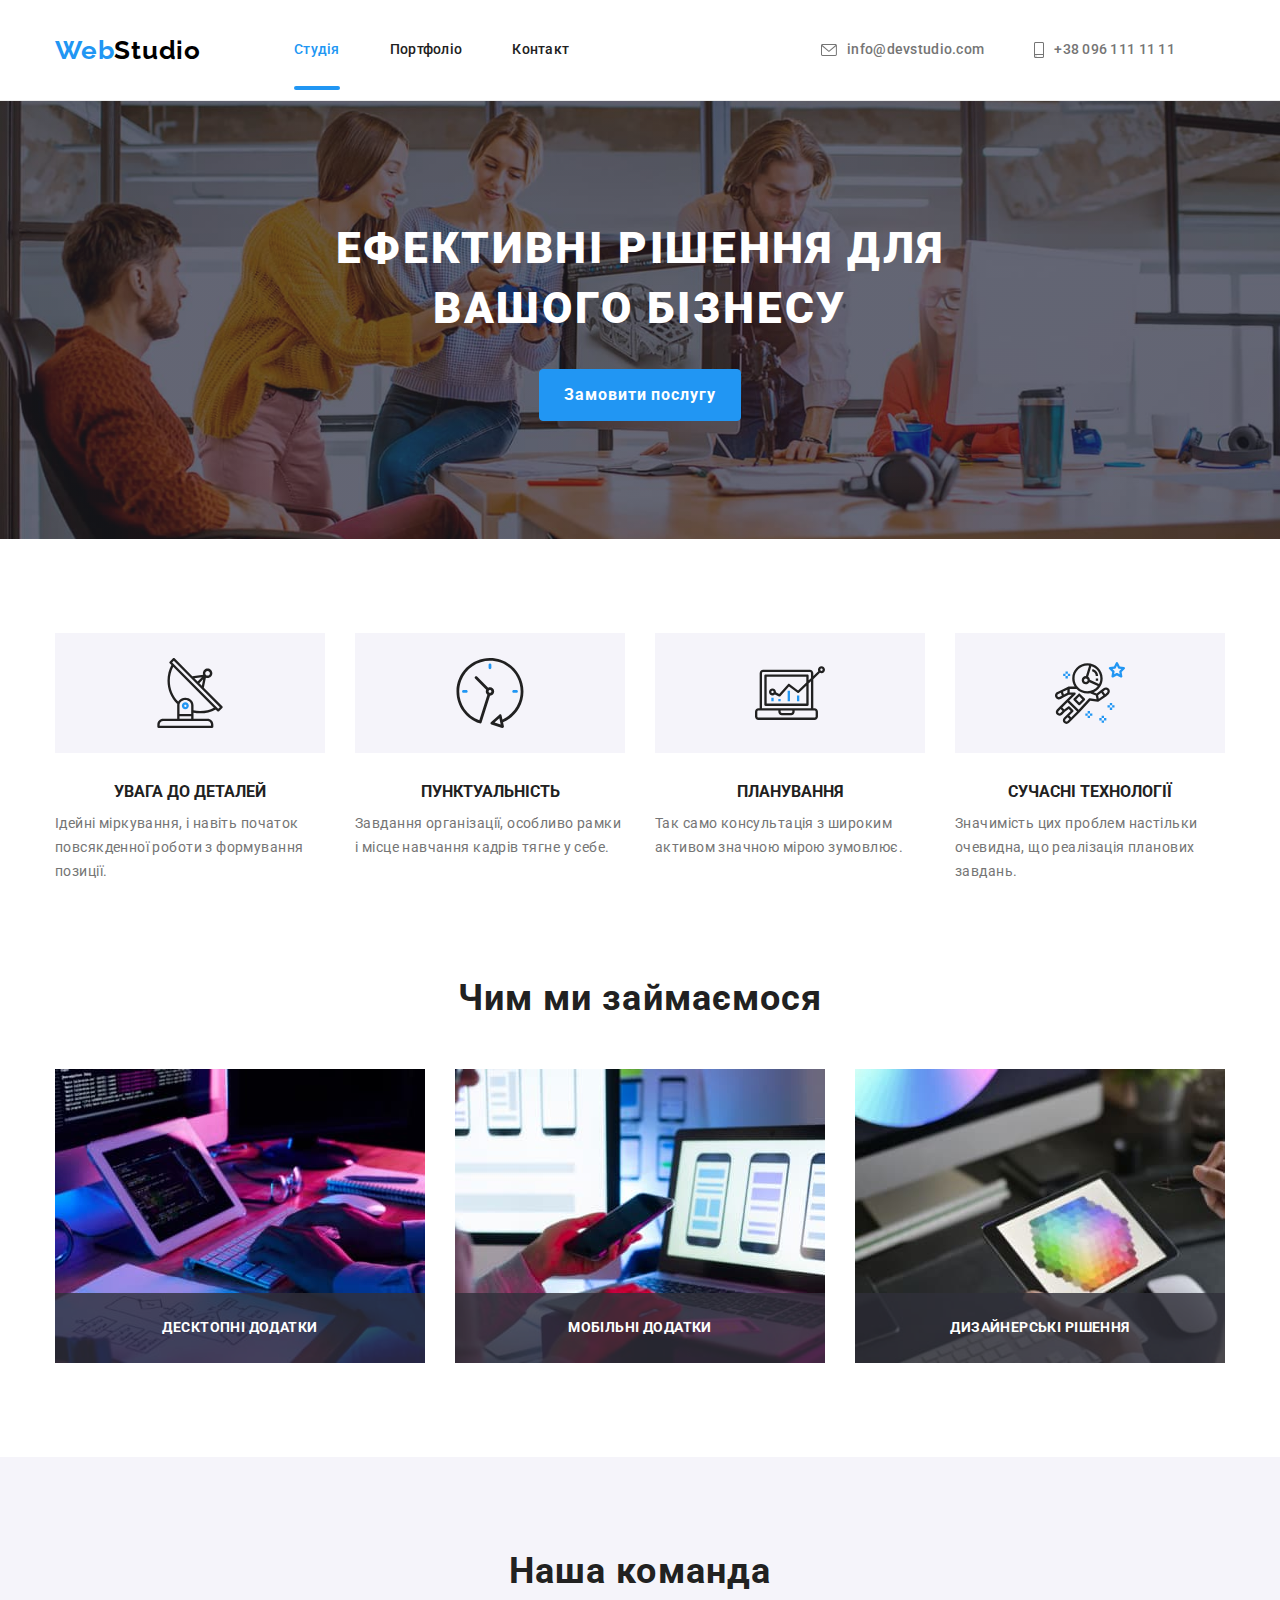
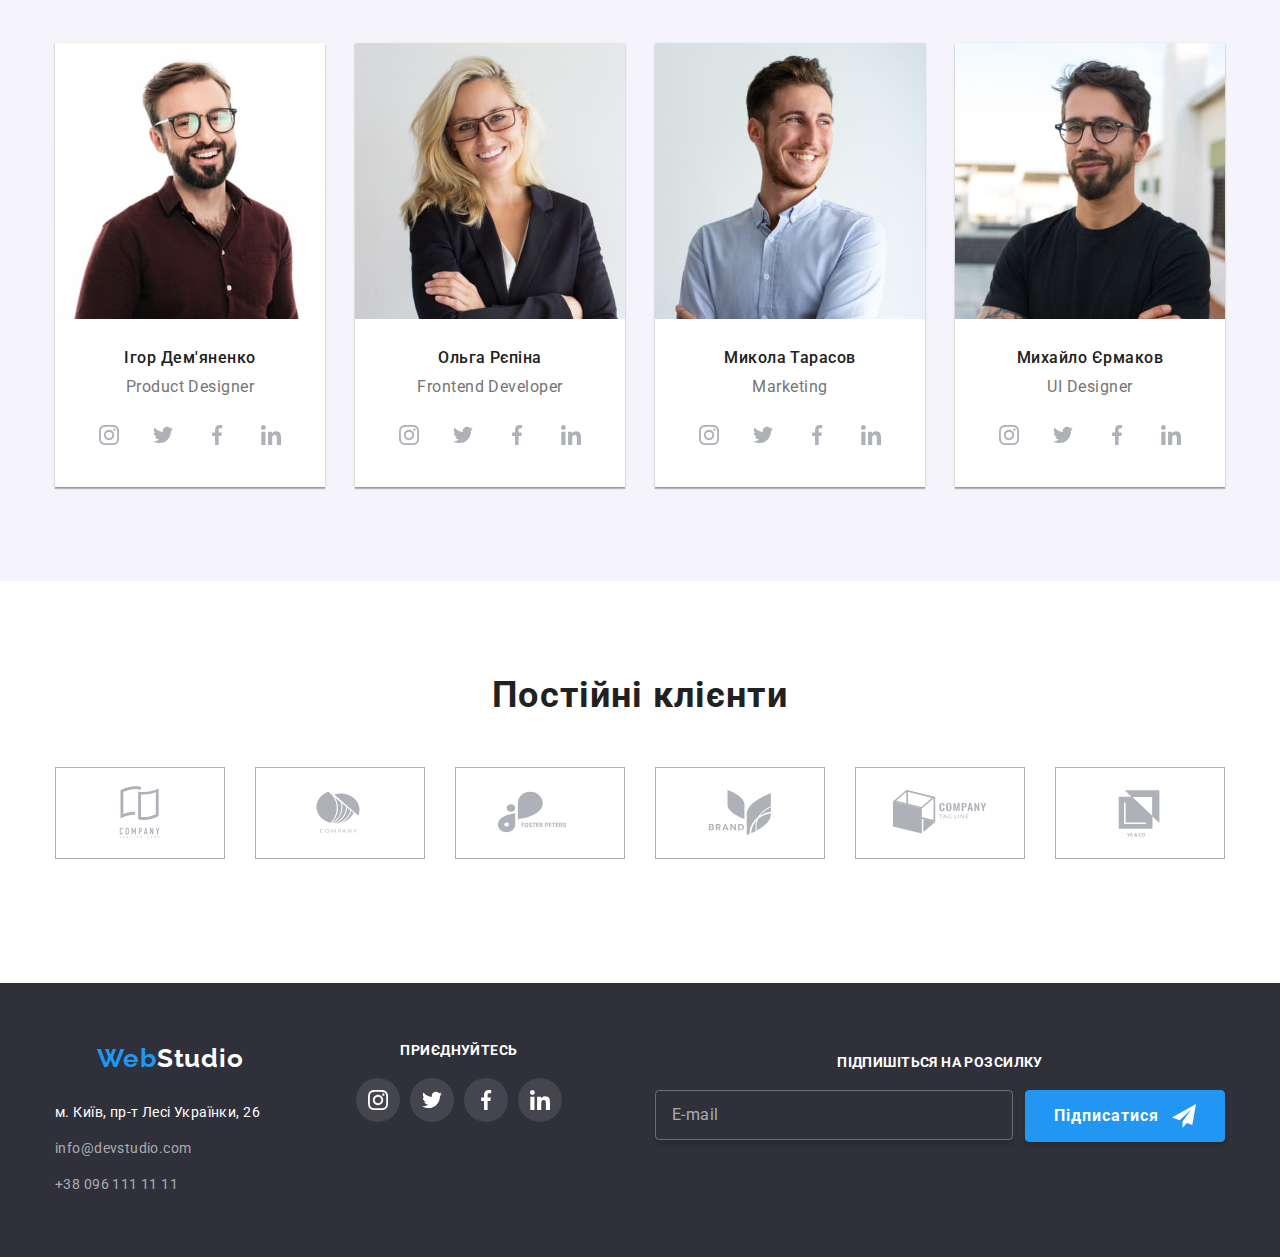
<file: index.html>
<!DOCTYPE html>
<html lang="uk">
  <head>
    <meta charset="UTF-8">
    <meta http-equiv="X-UA-Compatible" content="IE=edge">
    <meta name="viewport" content="width=device-width, initial-scale=1.0">
    <title>Document</title>
    <link rel="stylesheet" href="https://cdnjs.cloudflare.com/ajax/libs/modern-normalize/1.1.0/modern-normalize.min.css">
    <link href="https://fonts.googleapis.com/css2?family=Raleway:wght@700&family=Roboto:wght@400;500;700;900&display=swap" rel="stylesheet">
    <link rel="stylesheet" href="./css/main.min.css">
  </head>
  <body>
    <header class="header">
      <div class="container header__container header-page">
        <nav class="navigation">
          <a class="logo header__logo" href="">Web<span class="header__logo-span">Studio</span></a>
          <ul class="nav-list list">
            <li class="head-item"><a class="nav-list__item link current" href="">Студія</a></li>
            <li class="head-item"><a class="nav-list__item link" href="./portfolio.html">Портфоліо</a></li>
            <li class="head-item"><a class="nav-list__item link" href="">Контакт</a></li>
          </ul>
        </nav>
        <button type="button" class="mobile-menu-btn js-open-menu" aria-expanded="false" aria-controls="mobile-menu">
          <svg class="mobile-menu-btn__icon" width="40" height="40">
            <use href="./images/svg/sprite.svg#icon-menu"></use>
          </svg>
        </button>
  
        <!--Contacts-->
        <ul class="list contact-list">
          <li class="head-item">
            <a class="contact-mail link" href="mailto:info@devstudio.com">
              <svg class="contact-list-icon envelope" width="16" height="12">
                <use href="./images/svg/sprite.svg#icon-envelope"></use>
              </svg>
              info@devstudio.com</a>
          </li>
          <li class="head-item">
            <a class="contact-number link" href="tel:+380961111111">
              <svg class="contact-list-icon smartphone" width="10" height="16">
                <use href="./images/svg/sprite.svg#icon-smartphone"></use>
              </svg>
              +38 096 111 11 11</a>
          </li>
        </ul>
      </div>

          <!-- mobile menu -->
    <div class="mobile-menu js-menu" id="mobile-menu">
      <div class="container mobile-menu__container">
        <button class="mobile-menu__close-btn js-close-menu">
          <svg class="mobile-menu__close-icon" width="40" height="40">
            <use href="./images/svg/sprite.svg#mobile-close-icon"></use>
          </svg>
        </button>
  
        <ul class="mobile-list list">
          <li class="mobile-list__item"><a class="mobile-list__item-link link" href="">Студія</a></li>
          <li class="mobile-list__item"><a class="mobile-list__item-link link" href="./portfolio.html">Портфоліо</a></li>
          <li class="mobile-list__item"><a class="mobile-list__item-link link" href="">Контакт</a></li>
        </ul>
  
        <ul class="mobile-contact-list list">
          <li class="mobile-contact-list__phone">
            <a class="mobile-contact-list__link link" href="tel:+380961111111">+38 096 111 11 11</a>
          </li>
          <li class="mobile-contact-list__mail">
            <a class="mobile-contact-list__link link" href="mailto:info@devstudio.com">info@devstudio.com</a>
          </li>
        </ul>
  
        <ul class="mobile-social-list list">
          <li class="mobile-social-list__item"><a class="mobile-social-list__item-link link" href="">Instagram</a></li>
          <li class="mobile-social-list__item"><a class="mobile-social-list__item-link link" href="">Twitter</a></li>
          <li class="mobile-social-list__item"><a class="mobile-social-list__item-link link" href="">Facebook</a></li>
          <li class="mobile-social-list__item"><a class="mobile-social-list__item-link link" href="">LinkedIn</a></li>
        </ul>
      </div>
    </div>
    </header>


    <main>

      <!-- Section 1 -->
      <section class="title">
        <div class="container">
          <h1 class="main-title">Ефективні рішення для вашого бізнесу</h1>
          <button class="button" data-modal-open>Замовити послугу</button>
        </div>
      </section>

      <!--Section 2-->
      <section class="section-advantages">
        <div class="container">
          <ul class="list list-flex section-advantages__list">
            <li class="section-advantages__list-item">
              <h3 class="desc-title section-advantages__desc-title">
                <span class="section-advantages__icon-box">
                  <svg class="section-advantages__icon antenna" width="70" height="70">
                    <use href="./images/svg/sprite.svg#icon-antenna"></use>
                  </svg>
                </span>
                УВАГА ДО ДЕТАЛЕЙ</h3>
              <p class="section-advantages__description">
                Ідейні міркування, і навіть початок повсякденної роботи з формування позиції.
              </p>
            </li>
  
            <li class="section-advantages__list-item">
              <h3 class="desc-title section-advantages__desc-title">
                <span class="section-advantages__icon-box">
                  <svg class="section-advantages__icon clock" width="70" height="70">
                    <use href="./images/svg/sprite.svg#icon-clock"></use>
                  </svg>
                </span>
                ПУНКТУАЛЬНІСТЬ</h3>
              <p class="section-advantages__description">
                Завдання організації, особливо рамки і місце навчання кадрів тягне у себе.
              </p>
            </li>
  
            <li class="section-advantages__list-item">
              <h3 class="desc-title section-advantages__desc-title">
                <span class="section-advantages__icon-box">
                  <svg class="section-advantages__icon diagram" width="70" height="70">
                    <use href="./images/svg/sprite.svg#icon-diagram"></use>
                  </svg>
                </span>
                ПЛАНУВАННЯ</h3>
              <p class="section-advantages__description">
                Так само консультація з широким активом значною мірою зумовлює.
              </p>
            </li>
  
            <li class="section-advantages__list-item">
              <h3 class="desc-title section-advantages__desc-title">
                <span class="section-advantages__icon-box">
                  <svg class="section-advantages__icon astronaut" width="70" height="70">
                    <use href="./images/svg/sprite.svg#icon-astronaut"></use>
                  </svg>
                </span>
                СУЧАСНІ ТЕХНОЛОГІЇ</h3>
              <p class="section-advantages__description">
                Значимість цих проблем настільки очевидна, що реалізація планових завдань.
              </p>
            </li>
          </ul>
        </div>
      </section>

      <!--Section 3-->
      <section class="section section-activities">
        <div class="container">
          <h2 class="section__title">Чим ми займаємося</h2>
          <ul class="list list-flex">
            <li class="section-activities__item">
              <img srcset="./images/act-1.jpg 1x, ./images/act-1@2x.jpg 2x " src="./images/act-1.jpg" width="370" alt="activity photo 1">
              <p class="section-activities__item-title" >Десктопні додатки</p>
            </li>
            <li class="section-activities__item">
              <img srcset="./images/act-2.jpg 1x, ./images/act-2@2x.jpg 2x " src="./images/act-2.jpg" width="370" alt="activity photo 2">
              <p class="section-activities__item-title" >Мобільні додатки</p>
            </li>
            <li class="section-activities__item">
              <img srcset="./images/act-3.jpg 1x, ./images/act-3@2x.jpg 2x " src="./images/act-3.jpg" width="370" alt="activity photo 3">
              <p class="section-activities__item-title" >Дизайнерські рішення</p>
            </li>
          </ul>
        </div>
      </section>

      <!--Section team-->
      <section class="section section-team">
        <div class="container">
          <h2 class="section__title">Наша команда</h2>
          <ul class="section-team__list list list-flex">
            <li class="section-team__list-item">
                <img class="section-team__image" srcset="./images/team-1.jpg 1x, ./images/team-1@2x.jpg 2x" src="./images/team-1.jpg" alt="team member 1">
                <div class="section-team__desc">
                  <h3 class="section-team__name">Ігор Дем'яненко</h3>
                  <p class="section-team__title">Product Designer</p>
                  <ul class="social-list list">
                    <li class="social-list__item">
                      <a class="social-list__link" href="">
                        <svg class="social-list__icon" width="20" height="20">
                          <use href="./images/svg/sprite.svg#icon-instagram"></use>
                        </svg>
                      </a>
                    </li>
                    <li class="social-list__item">
                      <a class="social-list__link" href="">
                        <svg class="social-list__icon" width="20" height="20">
                          <use href="./images/svg/sprite.svg#icon-twitter"></use>
                        </svg>
                      </a>
                    </li>
                    <li class="social-list__item">
                      <a class="social-list__link" href="">
                        <svg class="social-list__icon" width="20" height="20">
                          <use href="./images/svg/sprite.svg#icon-facebook"></use>
                        </svg>
                      </a>
                    </li>
                    <li class="social-list__item">
                      <a class="social-list__link" href="">
                        <svg class="social-list__icon" width="20" height="20">
                          <use href="./images/svg/sprite.svg#icon-linkedin"></use>
                        </svg>
                      </a>
                    </li>
                  </ul>
                </div>
            </li>
  
            <li class="section-team__list-item">
              <img class="section-team__image" srcset="./images/team-2.jpg 1x, ./images/team-2@2x.jpg 2x" src="./images/team-2.jpg" alt="team member 2">
                <div class="section-team__desc">
                  <h3 class="section-team__name">Ольга Рєпіна</h3>
                  <p class="section-team__title">Frontend Developer</p>
                  <ul class="social-list list">
                    <li class="social-list__item">
                      <a class="social-list__link" href="">
                        <svg class="social-list__icon" width="20" height="20">
                          <use href="./images/svg/sprite.svg#icon-instagram"></use>
                        </svg>
                      </a>
                    </li>
                    <li class="social-list__item">
                      <a class="social-list__link" href="">
                        <svg class="social-list__icon" width="20" height="20">
                          <use href="./images/svg/sprite.svg#icon-twitter"></use>
                        </svg>
                      </a>
                    </li>
                    <li class="social-list__item">
                      <a class="social-list__link" href="">
                        <svg class="social-list__icon" width="20" height="20">
                          <use href="./images/svg/sprite.svg#icon-facebook"></use>
                        </svg>
                      </a>
                    </li>
                    <li class="social-list__item">
                      <a class="social-list__link" href="">
                        <svg class="social-list__icon" width="20" height="20">
                          <use href="./images/svg/sprite.svg#icon-linkedin"></use>
                        </svg>
                      </a>
                    </li>
                  </ul>
                </div>
            </li>
  
            <li class="section-team__list-item">
              <img class="section-team__image" srcset="./images/team-3.jpg 1x, ./images/team-3@2x.jpg 2x" src="./images/team-3.jpg" alt="team member 3">
                <div class="section-team__desc">
                  <h3 class="section-team__name">Микола Тарасов</h3>
                  <p class="section-team__title">Marketing</p>
                  <ul class="social-list list">
                    <li class="social-list__item">
                      <a class="social-list__link" href="">
                        <svg class="social-list__icon" width="20" height="20">
                          <use href="./images/svg/sprite.svg#icon-instagram"></use>
                        </svg>
                      </a>
                    </li>
                    <li class="social-list__item">
                      <a class="social-list__link" href="">
                        <svg class="social-list__icon" width="20" height="20">
                          <use href="./images/svg/sprite.svg#icon-twitter"></use>
                        </svg>
                      </a>
                    </li>
                    <li class="social-list__item">
                      <a class="social-list__link" href="">
                        <svg class="social-list__icon" width="20" height="20">
                          <use href="./images/svg/sprite.svg#icon-facebook"></use>
                        </svg>
                      </a>
                    </li>
                    <li class="social-list__item">
                      <a class="social-list__link" href="">
                        <svg class="social-list__icon" width="20" height="20">
                          <use href="./images/svg/sprite.svg#icon-linkedin"></use>
                        </svg>
                      </a>
                    </li>
                  </ul>
                </div>
            </li>
  
            <li class="section-team__list-item">
              <img class="section-team__image" srcset="./images/team-4.jpg 1x, ./images/team-4@2x.jpg 2x" src="./images/team-4.jpg" alt="team member 4">
                <div class="section-team__desc">
                  <h3 class="section-team__name">Михайло Єрмаков</h3>
                  <p class="section-team__title">UI Designer</p>
                  <ul class="social-list list">
                    <li class="social-list__item">
                      <a class="social-list__link" href="">
                        <svg class="social-list__icon" width="20" height="20">
                          <use href="./images/svg/sprite.svg#icon-instagram"></use>
                        </svg>
                      </a>
                    </li>
                    <li class="social-list__item">
                      <a class="social-list__link" href="">
                        <svg class="social-list__icon" width="20" height="20">
                          <use href="./images/svg/sprite.svg#icon-twitter"></use>
                        </svg>
                      </a>
                    </li>
                    <li class="social-list__item">
                      <a class="social-list__link" href="">
                        <svg class="social-list__icon" width="20" height="20">
                          <use href="./images/svg/sprite.svg#icon-facebook"></use>
                        </svg>
                      </a>
                    </li>
                    <li class="social-list__item">
                      <a class="social-list__link" href="">
                        <svg class="social-list__icon" width="20" height="20">
                          <use href="./images/svg/sprite.svg#icon-linkedin"></use>
                        </svg>
                      </a>
                    </li>
                  </ul>
                </div>
            </li>
          </ul>
        </div>
      </section>

      <!--clients-->
      <section class="section section-clients">
        <div class="container">
          <h2 class="section__title clients">Постійні клієнти</h2>
          <ul class="client__list list">
            <li class="client__item">
              <a class="client__link" href="">
                <svg class="client__icon" width="106" height="60">
                  <use href="./images/svg/sprite.svg#icon-client1"></use>
                </svg>
              </a>
            </li>
            <li class="client__item">
              <a class="client__link" href="">
                <svg class="client__icon" width="106" height="60">
                  <use href="./images/svg/sprite.svg#icon-client2"></use>
                </svg>
              </a>
            </li>
            <li class="client__item">
              <a class="client__link" href="">
                <svg class="client__icon" width="106" height="60">
                  <use href="./images/svg/sprite.svg#icon-client3"></use>
                </svg>
              </a>
            </li>
            <li class="client__item">
              <a class="client__link" href="">
                <svg class="client__icon" width="106" height="60">
                  <use href="./images/svg/sprite.svg#icon-client4"></use>
                </svg>
              </a>
            </li>
            <li class="client__item">
              <a class="client__link" href="">
                <svg class="client__icon" width="106" height="60">
                  <use href="./images/svg/sprite.svg#icon-client5"></use>
                </svg>
              </a>
            </li>
            <li class="client__item">
              <a class="client__link" href="">
                <svg class="client__icon" width="106" height="60">
                  <use href="./images/svg/sprite.svg#icon-client6"></use>
                </svg>
              </a>
            </li>
          </ul>
        </div>
      </section>
    </main>

    <footer class="footer">
      <div class="container footer-container">
        <div class="footer__contact-social">
          <div class="footer__contact">
            <a class="logo footer__logo" href="">Web<span class="footer__logo-span">Studio</span></a>
             <address class="contact-box">
              <ul class="list">
                <li class="footer__list-item">
                  <a class="address link" href="https://goo.gl/maps/rPGG4V1VkysSoRD67" target="_blank" rel="noopener noreferrer">м. Київ, пр-т Лесі Українки, 26</a>
                </li>
                <li class="footer__list-item">
                  <a class="footer__mail link" href="mailto:info@devstudio.com">info@devstudio.com</a>
                </li>
                <li>
                  <a class="footer__number link" href="tel:+380961111111">+38 096 111 11 11</a>
                </li>
              </ul>
            </address>
          </div>
            <div class="join">
              <h3 class="desc-title-footer">ПРИЄДНУЙТЕСЬ</h3>
            <ul class="footer__social-list list">
              <li class="footer__social-list-item">
                <a class="footer__social-list-link" href="">
                  <svg class="footer__social-list-icon" width="20" height="20">
                    <use href="./images/svg/sprite.svg#icon-instagram"></use>
                  </svg>
                </a>
              </li>
              <li class="footer__social-list-item">
                <a class="footer__social-list-link" href="">
                  <svg class="footer__social-list-icon" width="20" height="20">
                    <use href="./images/svg/sprite.svg#icon-twitter"></use>
                  </svg>
                </a>
              </li>
              <li class="footer__social-list-item">
                <a class="footer__social-list-link" href="">
                  <svg class="footer__social-list-icon" width="20" height="20">
                    <use href="./images/svg/sprite.svg#icon-facebook"></use>
                  </svg>
                </a>
              </li>
              <li class="footer__social-list-item">
                <a class="footer__social-list-link" href="">
                  <svg class="footer__social-list-icon" width="20" height="20">
                    <use href="./images/svg/sprite.svg#icon-linkedin"></use>
                  </svg>
                </a>
              </li>
            </ul>
            </div>
        </div>
          <form class="subscription">
            <p class="desc-title-footer">ПІДПИШІТЬСЯ НА РОЗСИЛКУ</p>
            <div class="subscription-block">
              <input type="email" class="subscription-email" name="subscription-email" placeholder="E-mail">
              <button type="submit" class="btn-subscription-footer button">Підписатися
              <svg class="subscription-icon-send" width="24" height="24">
                <use href="./images/svg/sprite.svg#icon-send"></use>
              </svg>
            </button>
            </div>
          </form>
      </div>
    </footer>

    <div class="backdrop is-hidden" data-modal>
      <div class="modal">
        <button type="button" class="button-close" data-modal-close>
          <svg class="close" width="18" height="18">
            <use href="./images/svg/sprite.svg#icon-close"></use>
          </svg>
        </button>
        <form class="modal-form">
          <p class="modal-form__field-title">Залиште свої дані ми вам передзвонимо</p>
          <label class="modal-form__field"><span class="modal-form__field-desc">Ім'я</span>
            <span class="modal-form__input-box">
              <input name="user_name" class="modal-form__input" type="text">
              <svg class="modal-form__icon" width="18" height="18">
                <use href="./images/svg/sprite.svg#icon-person-black"></use>
              </svg>
            </span>
          </label>
          <label class="modal-form__field"><span class="modal-form__field-desc">Телефон</span>
            <span class="modal-form__input-box">
              <input name="user_phone" class="modal-form__input" type="tel">
              <svg class="modal-form__icon" width="18" height="18">
                <use href="./images/svg/sprite.svg#icon-phone-black"></use>
              </svg>
            </span>
          </label>
          <label class="modal-form__field"><span class="modal-form__field-desc">Пошта</span>
            <span class="modal-form__input-box">
              <input name="user_email" class="modal-form__input" type="email">
              <svg class="modal-form__icon" width="18" height="18">
                <use href="./images/svg/sprite.svg#icon-email-black"></use>
              </svg>
            </span>
          </label>
          <label class="modal-form__field"><span class="modal-form__field-desc">Коментар</span>
            <textarea class="modal-form__comment" placeholder="Введіть текст"></textarea>
          </label>
          <span class="modal-form__checkbox-wrapper">
            <input name="accept_policy" type="checkbox" class="modal-form__checkbox visually-hidden" required id="policy-checkbox">
            <label for="policy-checkbox" class="modal-form__checkbox-label">Погоджуюся з розсилкою та приймаю<a href="" class="modal-form__checkbox-label-link">Умови договору</a></label>
          </span>
          <button type="submit" class="modal-form__submit button">Відправити</button>
        </form>
      </div>
  </div>

    <script src="./js/mobile-menu.js"></script>
    <script src="./js/modal.js"></script>
  </body>
</html>
</file>
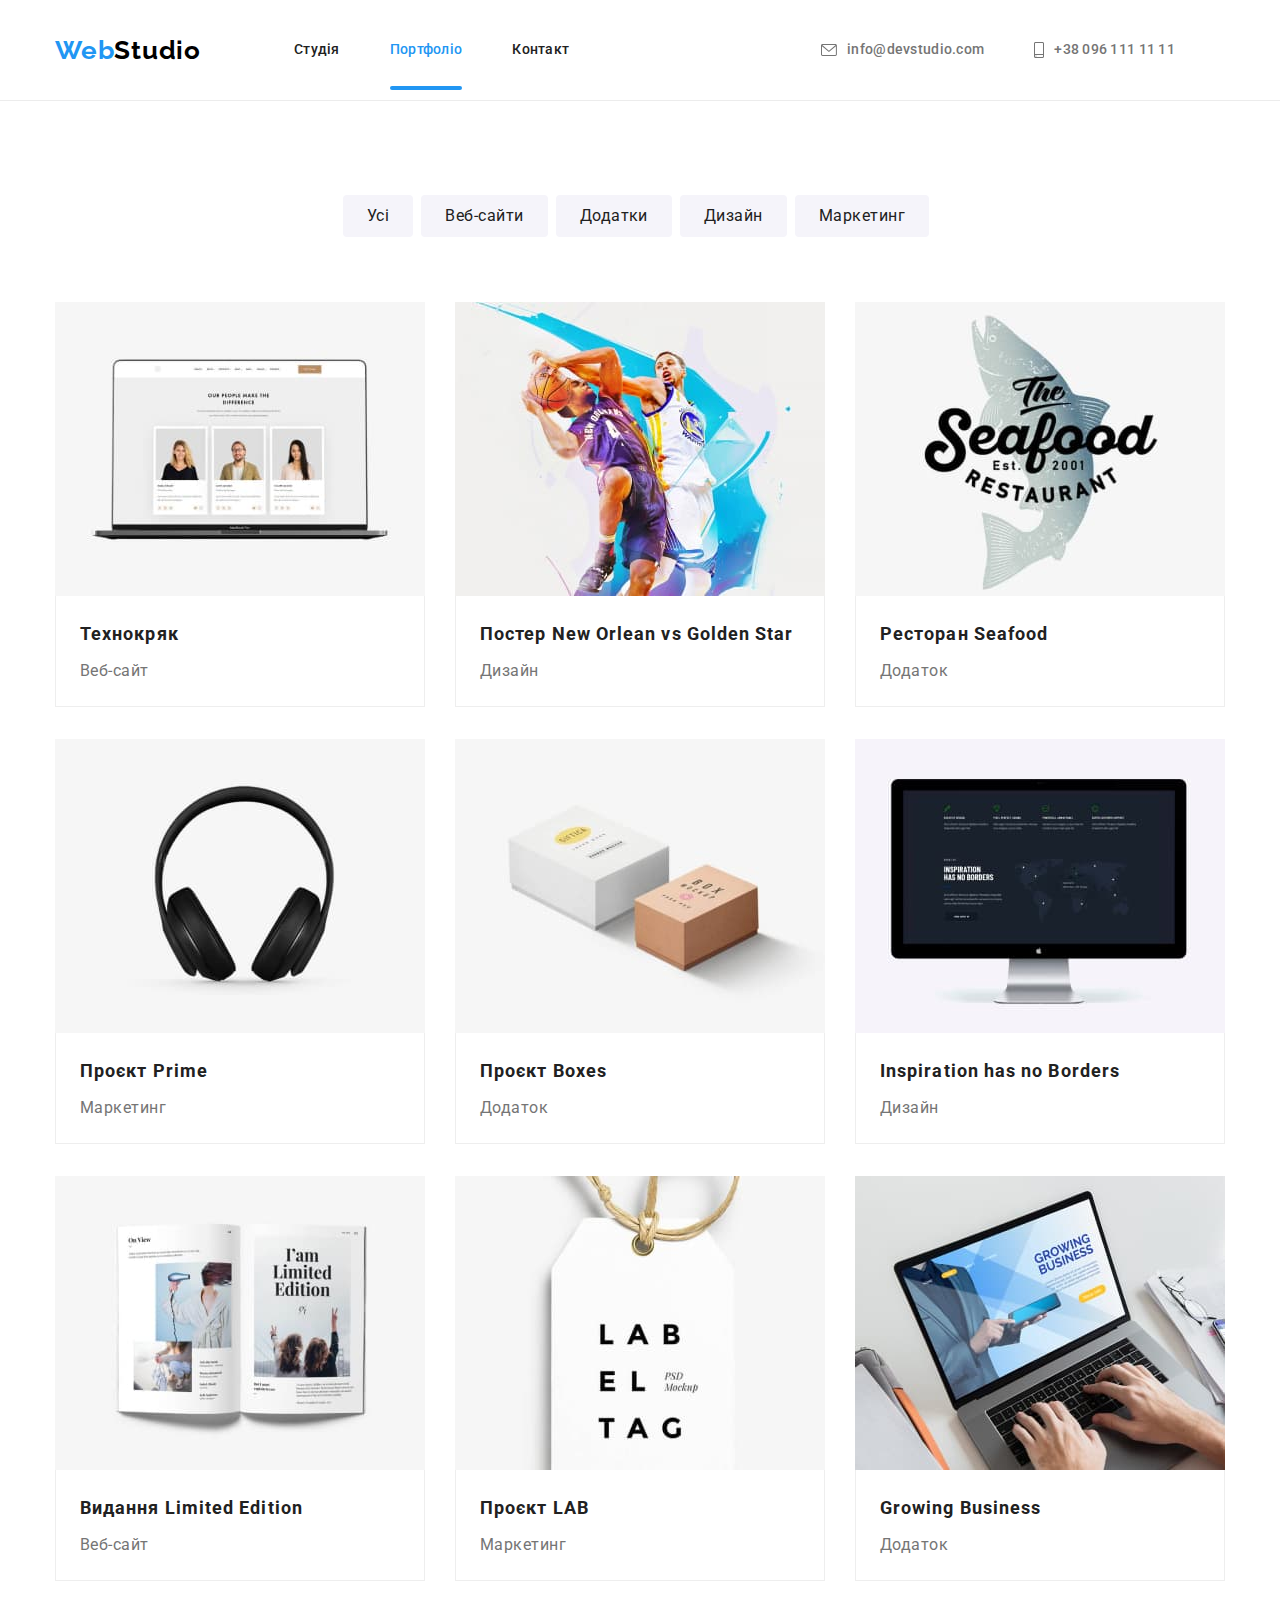
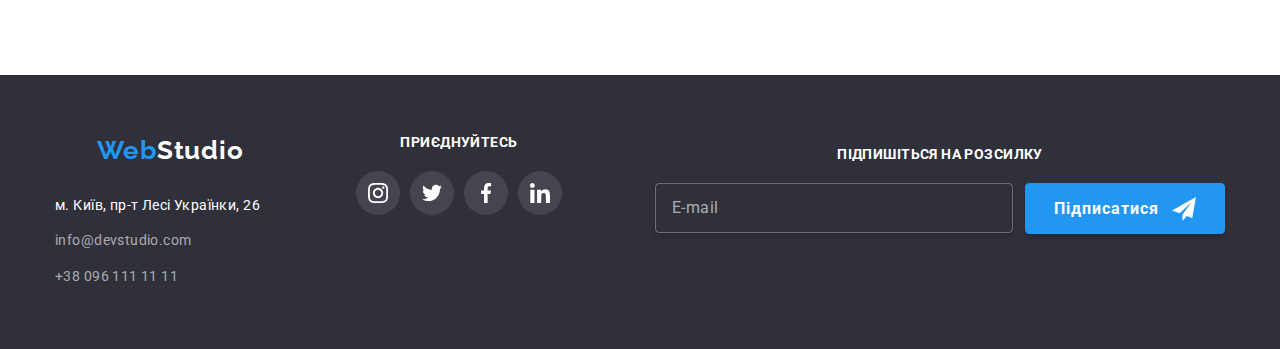
<file: portfolio.html>
<!DOCTYPE html>
<html lang="uk">
  <head>
    <meta charset="UTF-8">
    <meta http-equiv="X-UA-Compatible" content="IE=edge">
    <meta name="viewport" content="width=device-width, initial-scale=1.0">
    <title>Document</title>
    <link rel="stylesheet" href="https://cdnjs.cloudflare.com/ajax/libs/modern-normalize/1.1.0/modern-normalize.min.css">
    <link href="https://fonts.googleapis.com/css2?family=Raleway:wght@700&family=Roboto:wght@400;500;700;900&display=swap" rel="stylesheet">
    <link rel="stylesheet" href="./css/main.min.css">
</head>
  <body>
    <header class="header">
      <div class="container header__container header-page">
        <nav class="navigation">
          <a class="logo header__logo" href="">Web<span class="header__logo-span">Studio</span></a>
          <ul class="nav-list list">
            <li class="head-item"><a class="nav-list__item link" href="./index.html">Студія</a></li>
            <li class="head-item"><a class="nav-list__item link current" href="">Портфоліо</a></li>
            <li class="head-item"><a class="nav-list__item link" href="">Контакт</a></li>
          </ul>
        </nav>
        <button type="button" class="mobile-menu-btn js-open-menu" aria-expanded="false" aria-controls="mobile-menu">
          <svg class="mobile-menu-btn__icon" width="40" height="40">
            <use href="./images/svg/sprite.svg#icon-menu"></use>
          </svg>
        </button>
  
        <!--Contacts-->
        <ul class="list contact-list">
          <li class="head-item">
            <a class="contact-mail link" href="mailto:info@devstudio.com">
              <svg class="contact-list-icon envelope" width="16" height="12">
                <use href="./images/svg/sprite.svg#icon-envelope"></use>
              </svg>
              info@devstudio.com</a>
          </li>
          <li class="head-item">
            <a class="contact-number link" href="tel:+380961111111">
              <svg class="contact-list-icon smartphone" width="10" height="16">
                <use href="./images/svg/sprite.svg#icon-smartphone"></use>
              </svg>
              +38 096 111 11 11</a>
          </li>
        </ul>
      </div>

          <!-- mobile menu -->
    <div class="mobile-menu js-menu" id="mobile-menu">
      <div class="container mobile-menu__container">
        <button class="mobile-menu__close-btn js-close-menu">
          <svg class="mobile-menu__close-icon" width="40" height="40">
            <use href="./images/svg/sprite.svg#mobile-close-icon"></use>
          </svg>
        </button>
  
        <ul class="mobile-list list">
          <li class="mobile-list__item"><a class="mobile-list__item-link link" href="./index.html">Студія</a></li>
          <li class="mobile-list__item"><a class="mobile-list__item-link link" href="">Портфоліо</a></li>
          <li class="mobile-list__item"><a class="mobile-list__item-link link" href="">Контакт</a></li>
        </ul>
  
        <ul class="mobile-contact-list list">
          <li class="mobile-contact-list__phone">
            <a class="mobile-contact-list__link link" href="tel:+380961111111">+38 096 111 11 11</a>
          </li>
          <li class="mobile-contact-list__mail">
            <a class="mobile-contact-list__link link" href="mailto:info@devstudio.com">info@devstudio.com</a>
          </li>
        </ul>
  
        <ul class="mobile-social-list list">
          <li class="mobile-social-list__item"><a class="mobile-social-list__item-link link" href="">Instagram</a></li>
          <li class="mobile-social-list__item"><a class="mobile-social-list__item-link link" href="">Twitter</a></li>
          <li class="mobile-social-list__item"><a class="mobile-social-list__item-link link" href="">Facebook</a></li>
          <li class="mobile-social-list__item"><a class="mobile-social-list__item-link link" href="">LinkedIn</a></li>
        </ul>
      </div>
    </div>
    </header>

    <main>
    <section class="section">
      <div class="container">
        <h1 class="visually-hidden">Portfolio</h1>
        <h2 class="visually-hidden"> Portfolio filter</h2>

      <ul class="list list-flex filter-list">
        <li class="filter-list__item">
          <button class="filter-list__btn" type="button">Усі</button>
        </li>
        <li class="filter-list__item">
          <button class="filter-list__btn" type="button">Веб-сайти</button>
        </li>
        <li class="filter-list__item">
          <button class="filter-list__btn" type="button">Додатки</button>
        </li>
        <li class="filter-list__item">
          <button class="filter-list__btn" type="button">Дизайн</button>
        </li>
        <li class="filter-list__item">
          <button class="filter-list__btn" type="button"                                                                                                                                                                                                                                                                                           >Маркетинг</button>
        </li>
      </ul>

      <h2 class="visually-hidden">Potrfolio menu</h2>

        <ul class="list list-flex portfolio-list">
          <li class="portfolio-list__item">
            <a class="portfolio-list__link link" href="">
              <div class="portfolio-list__image">
                <img src="./images/Technokriak.jpg" width="370" alt="Технокряк">
                <div class="portfolio-overlay">
                  <p>Ресурс пропонує комплексні пропозиції з різним рівнем функціоналу та сервісів. Все це дозволить відвідувачу отримати вичерпні відомості про компанію чи приватну особу.</p>
                </div>
              </div>
              <div class="portfolio-list__desc">
                <h3 class="desc-title">Технокряк</h3>
                <p class="portfolio-list__desc-title-text">Веб-сайт</p>
              </div>
            </a>
          </li>
          <li class="portfolio-list__item">
            <a class="portfolio-list__link link" href="">
              <div class="portfolio-list__image">
                <img src="./images/Poster.jpg" width="370" alt="Постер  New Orlean vs Golden Star">
              <div class="portfolio-overlay">
                <p>Ресурс пропонує комплексні пропозиції з різним рівнем функціоналу та сервісів. Все це дозволить відвідувачу отримати вичерпні відомості про компанію чи приватну особу.</p>
              </div>
              </div>
              <div class="portfolio-list__desc">
                <h3 class="desc-title">Постер New Orlean vs Golden Star</h3>
                <p class="portfolio-list__desc-title-text">Дизайн</p>
              </div>
            </a>
          </li>
          <li class="portfolio-list__item">
            <a class="portfolio-list__link link" href="">
              <div class="portfolio-list__image">
                <img src="./images/Restaurant.jpg" width="370" alt="Ресторан Seafood">
              <div class="portfolio-overlay">
                <p>Ресурс пропонує комплексні пропозиції з різним рівнем функціоналу та сервісів. Все це дозволить відвідувачу отримати вичерпні відомості про компанію чи приватну особу.</p>
              </div>
              </div>
              <div class="portfolio-list__desc">
                <h3 class="desc-title">Ресторан Seafood</h3>
                <p class="portfolio-list__desc-title-text">Додаток</p>
              </div>
            </a>
          </li>
          <li class="portfolio-list__item">
            <a class="portfolio-list__link link" href="">
              <div class="portfolio-list__image">
                <img src="./images/Project-prime.jpg" width="370" alt="Проєкт Prime">
              <div class="portfolio-overlay">
                <p>Ресурс пропонує комплексні пропозиції з різним рівнем функціоналу та сервісів. Все це дозволить відвідувачу отримати вичерпні відомості про компанію чи приватну особу.</p>
              </div>
              </div>
              <div class="portfolio-list__desc">
                <h3 class="desc-title">Проєкт Prime</h3>
                <p class="portfolio-list__desc-title-text">Маркетинг</p>
              </div>
            </a>
          </li>
          <li class="portfolio-list__item">
            <a class="portfolio-list__link link" href="">
              <div class="portfolio-list__image">
                <img src="./images/Project-boxes.jpg" width="370" alt="Проєкт Boxes">
              <div class="portfolio-overlay">
                <p>Ресурс пропонує комплексні пропозиції з різним рівнем функціоналу та сервісів. Все це дозволить відвідувачу отримати вичерпні відомості про компанію чи приватну особу.</p>
              </div>
              </div>
              <div class="portfolio-list__desc">
                <h3 class="desc-title">Проєкт Boxes</h3>
                <p class="portfolio-list__desc-title-text">Додаток</p>
              </div>
            </a>
          </li>
          <li class="portfolio-list__item">
            <a class="portfolio-list__link link" href="">
              <div class="portfolio-list__image">
                <img src="./images/Inspiration.jpg" width="370" alt="Inspiration has no Borders">
              <div class="portfolio-overlay">
                <p>Ресурс пропонує комплексні пропозиції з різним рівнем функціоналу та сервісів. Все це дозволить відвідувачу отримати вичерпні відомості про компанію чи приватну особу.</p>
              </div>
              </div>
              <div class="portfolio-list__desc">
                <h3 class="desc-title">Inspiration has no Borders</h3>
                <p class="portfolio-list__desc-title-text">Дизайн</p>
              </div>
            </a>
          </li>
          <li class="portfolio-list__item">
            <a class="portfolio-list__link link" href="">
              <div class="portfolio-list__image">
                <img src="./images/Limited-edition.jpg" width="370" alt="Видання Limited Edition">
              <div class="portfolio-overlay">
                <p>Ресурс пропонує комплексні пропозиції з різним рівнем функціоналу та сервісів. Все це дозволить відвідувачу отримати вичерпні відомості про компанію чи приватну особу.</p>
              </div>
              </div>
              <div class="portfolio-list__desc">
                <h3 class="desc-title">Видання Limited Edition</h3>
                <p class="portfolio-list__desc-title-text">Веб-сайт</p>
              </div>
            </a>
          </li>
          <li class="portfolio-list__item">
            <a class="portfolio-list__link link" href="">
              <div class="portfolio-list__image">
                <img src="./images/Project-LAB.jpg" width="370" alt="Проєкт LAB">
              <div class="portfolio-overlay">
                <p>Ресурс пропонує комплексні пропозиції з різним рівнем функціоналу та сервісів. Все це дозволить відвідувачу отримати вичерпні відомості про компанію чи приватну особу.</p>
              </div>
              </div>
              <div class="portfolio-list__desc">
                <h3 class="desc-title">Проєкт LAB</h3>
                <p class="portfolio-list__desc-title-text">Маркетинг</p>
              </div>
            </a>
          </li>
          <li class="portfolio-list__item">
            <a class="portfolio-list__link link" href="">
              <div class="portfolio-list__image">
                <img src="./images/Growing-business.jpg" width="370" alt="Growing Business">
              <div class="portfolio-overlay">
                <p>Ресурс пропонує комплексні пропозиції з різним рівнем функціоналу та сервісів. Все це дозволить відвідувачу отримати вичерпні відомості про компанію чи приватну особу.</p>
              </div>
              </div>
              <div class="portfolio-list__desc">
                <h3 class="desc-title">Growing Business</h3>
                <p class="portfolio-list__desc-title-text">Додаток</p>
              </div>
            </a>
          </li>
        </ul>
      </div>
    </section>
    </main>

    <footer class="footer">
      <div class="container footer-container">
        <div class="footer__contact-social">
          <div class="footer__contact">
            <a class="logo footer__logo" href="">Web<span class="footer__logo-span">Studio</span></a>
             <address class="contact-box">
              <ul class="list">
                <li class="footer__list-item">
                  <a class="address link" href="https://goo.gl/maps/rPGG4V1VkysSoRD67" target="_blank" rel="noopener noreferrer">м. Київ, пр-т Лесі Українки, 26</a>
                </li>
                <li class="footer__list-item">
                  <a class="footer__mail link" href="mailto:info@devstudio.com">info@devstudio.com</a>
                </li>
                <li>
                  <a class="footer__number link" href="tel:+380961111111">+38 096 111 11 11</a>
                </li>
              </ul>
            </address>
          </div>
            <div class="join">
              <h3 class="desc-title-footer">ПРИЄДНУЙТЕСЬ</h3>
            <ul class="footer__social-list list">
              <li class="footer__social-list-item">
                <a class="footer__social-list-link" href="">
                  <svg class="footer__social-list-icon" width="20" height="20">
                    <use href="./images/svg/sprite.svg#icon-instagram"></use>
                  </svg>
                </a>
              </li>
              <li class="footer__social-list-item">
                <a class="footer__social-list-link" href="">
                  <svg class="footer__social-list-icon" width="20" height="20">
                    <use href="./images/svg/sprite.svg#icon-twitter"></use>
                  </svg>
                </a>
              </li>
              <li class="footer__social-list-item">
                <a class="footer__social-list-link" href="">
                  <svg class="footer__social-list-icon" width="20" height="20">
                    <use href="./images/svg/sprite.svg#icon-facebook"></use>
                  </svg>
                </a>
              </li>
              <li class="footer__social-list-item">
                <a class="footer__social-list-link" href="">
                  <svg class="footer__social-list-icon" width="20" height="20">
                    <use href="./images/svg/sprite.svg#icon-linkedin"></use>
                  </svg>
                </a>
              </li>
            </ul>
            </div>
        </div>
          <form class="subscription">
            <p class="desc-title-footer">ПІДПИШІТЬСЯ НА РОЗСИЛКУ</p>
            <div class="subscription-block">
              <input type="email" class="subscription-email" name="subscription-email" placeholder="E-mail">
              <button type="submit" class="btn-subscription-footer button">Підписатися
              <svg class="subscription-icon-send" width="24" height="24">
                <use href="./images/svg/sprite.svg#icon-send"></use>
              </svg>
            </button>
            </div>
          </form>
      </div>
    </footer>

    <script src="./js/mobile-menu.js"></script>
  </body>
</html>
</file>
<file: css/main.min.css>
:root{--primary-text-color: #212121;--secondary-text-color: #757575;--dark-theme-text-color: #FFFFFF;--accent-color:#2196F3}.visually-hidden{position:absolute;white-space:nowrap;width:1px;height:1px;overflow:hidden;border:0;padding:0;clip:rect(0 0 0 0);-webkit-clip-path:inset(50%);clip-path:inset(50%);margin:-1px}.list{list-style:none}.list.desc-title{color:var(--primary-text-color);font-weight:700;line-height:1.14;font-size:14px;text-transform:uppercase;letter-spacing:.03em}.link{text-decoration:none}.logo{text-decoration:none}h1,h2,h3,h4,p{margin-top:0;margin-bottom:0}ul{margin-top:0;margin-bottom:0;padding-left:0}img{display:block}body{background-color:var(--dark-theme-text-color);font-family:"Roboto",sans-serif;color:var(--primary-text-color);font-weight:500;font-size:14px}.section{padding-top:60px;padding-bottom:60px}@media screen and (min-width: 1200px){.section{padding-top:94px;padding-bottom:94px}}.list-flex{display:-webkit-box;display:-ms-flexbox;display:flex}.desc-title{margin-bottom:10px}.section__title{color:var(--primary-text-color);font-weight:700;font-size:28px;line-height:1.17;text-align:center;letter-spacing:.03em;margin-bottom:30px}@media screen and (min-width: 1200px){.section__title{font-size:36px;line-height:1.16;margin-bottom:50px}}.container{padding-left:15px;padding-right:15px}@media screen and (min-width: 480px){.container{width:480px;margin-left:auto;margin-right:auto}}@media screen and (min-width: 768px){.container{width:768px}}@media screen and (min-width: 1200px){.container{width:1200px}}.logo{font-family:"Raleway";font-weight:700;font-size:24px;line-height:1.16;color:#2196f3;letter-spacing:.03em}.header__logo{margin-right:88px}.header .navigation .header__logo-span{font-family:"Raleway";font-weight:700;font-size:24px;line-height:1.16;color:#000;letter-spacing:.03em}.footer .footer__logo-span{font-family:"Raleway";font-weight:700;font-size:24px;line-height:1.16;letter-spacing:.03em;color:var(--dark-theme-text-color)}@media screen and (min-width: 1200px){.logo{font-size:26px;line-height:1.19}.footer .footer__logo-span{font-size:26px;line-height:1.19}.header .navigation .header__logo-span{font-size:26px;line-height:1.19}.header__logo{margin-right:93px}}.header__container{display:-webkit-box;display:-ms-flexbox;display:flex;-webkit-box-pack:justify;-ms-flex-pack:justify;justify-content:space-between;-webkit-box-align:center;-ms-flex-align:center;align-items:center}.header{position:relative;padding-top:10px;padding-bottom:10px}.nav-list,.contact-list{display:none}.mobile-menu-btn{background-color:rgba(0,0,0,0);border:none;padding:0;line-height:0;cursor:pointer}.mobile-menu-btn__icon{-webkit-transition:fill 250ms cubic-bezier(0.4, 0, 0.2, 1);transition:fill 250ms cubic-bezier(0.4, 0, 0.2, 1)}.mobile-menu-btn:hover .mobile-menu-btn__icon,.mobile-menu-btn:focus .mobile-menu-btn__icon{fill:var(--accent-color)}@media screen and (min-width: 768px){.navigation{display:-webkit-box;display:-ms-flexbox;display:flex;-webkit-box-align:center;-ms-flex-align:center;align-items:center}.nav-list{display:-webkit-box;display:-ms-flexbox;display:flex;-webkit-box-align:center;-ms-flex-align:center;align-items:center}.nav-list__item{color:var(--primary-text-color);line-height:1.14;letter-spacing:.02em;display:block;padding-top:32px;padding-bottom:32px;-webkit-transition:color 250ms cubic-bezier(0.4, 0, 0.2, 1);transition:color 250ms cubic-bezier(0.4, 0, 0.2, 1)}.nav-list__item:hover,.nav-list__item:focus{color:var(--accent-color)}.head-item{margin-right:50px}.contact-list{display:block;margin-left:auto}.contact-mail,.contact-number{display:-webkit-box;display:-ms-flexbox;display:flex;-webkit-box-align:center;-ms-flex-align:center;align-items:center;color:var(--secondary-text-color);font-weight:500;font-size:12px;line-height:1.16;letter-spacing:.02em;-webkit-transition:color 250ms cubic-bezier(0.4, 0, 0.2, 1);transition:color 250ms cubic-bezier(0.4, 0, 0.2, 1)}.contact-mail:hover,.contact-mail:focus,.contact-number:hover,.contact-number:focus{color:var(--accent-color)}.contact-list-icon{margin-right:10px;fill:currentColor}.current{position:relative;display:block;color:var(--accent-color)}.current::after{content:"";display:block;width:100%;height:4px;border-radius:2px;background-color:var(--accent-color);position:absolute;left:0;bottom:0;opacity:1;-webkit-transition:opacity 250ms cubic-bezier(0.4, 0, 0.2, 1);transition:opacity 250ms cubic-bezier(0.4, 0, 0.2, 1)}.mobile-menu-btn{display:none}}@media screen and (min-width: 1200px){.header{border-bottom:1px solid #ececec}.contact-list,.header-page{display:-webkit-box;display:-ms-flexbox;display:flex;-webkit-box-align:center;-ms-flex-align:center;align-items:center}.contact-mail,.contact-number{font-size:14px;line-height:1.14}}@media screen and (max-width: 768px){.mobile-menu{position:absolute;background-color:#fff;top:0;left:0;width:100%;height:100vh;overflow:auto;opacity:0;visibility:hidden;pointer-events:none;-webkit-transition:opacity 250ms cubic-bezier(0.4, 0, 0.2, 1),visibility 250ms cubic-bezier(0.4, 0, 0.2, 1);transition:opacity 250ms cubic-bezier(0.4, 0, 0.2, 1),visibility 250ms cubic-bezier(0.4, 0, 0.2, 1);z-index:999}.mobile-menu.is-open{opacity:1;visibility:visible;pointer-events:auto}.mobile-menu__close-btn{position:absolute;top:10px;right:15px;padding:0;background-color:rgba(0,0,0,0);border:none;line-height:0;cursor:pointer}.mobile-menu__container{position:relative;padding-left:40px;padding-bottom:48px;padding-top:48px}.mobile-menu__close-icon{-webkit-transition:fill 250ms cubic-bezier(0.4, 0, 0.2, 1);transition:fill 250ms cubic-bezier(0.4, 0, 0.2, 1)}.mobile-menu__close-btn:hover .mobile-menu__close-icon,.mobile-menu__close-btn:focus .mobile-menu__close-icon{fill:var(--accent-color)}.mobile-list{display:inline-block;margin-top:48px;margin-bottom:306px}.mobile-list__item-link{color:var(--primary-text-color);font-weight:500;font-size:40px;line-height:1.175;letter-spacing:.02em;-webkit-transition:color 250ms cubic-bezier(0.4, 0, 0.2, 1);transition:color 250ms cubic-bezier(0.4, 0, 0.2, 1)}.mobile-list__item-link:hover,.mobile-list__item-link:focus{color:var(--accent-color)}.mobile-list__item:not(:last-child){margin-bottom:32px}.mobile-contact-list__link{color:var(--secondary-text-color);font-weight:500;font-size:24px;line-height:1.16;letter-spacing:.02em;-webkit-transition:color 250ms cubic-bezier(0.4, 0, 0.2, 1),font-size 250ms cubic-bezier(0.4, 0, 0.2, 1),line-height 250ms cubic-bezier(0.4, 0, 0.2, 1);transition:color 250ms cubic-bezier(0.4, 0, 0.2, 1),font-size 250ms cubic-bezier(0.4, 0, 0.2, 1),line-height 250ms cubic-bezier(0.4, 0, 0.2, 1)}.mobile-contact-list__link:hover,.mobile-contact-list__link:focus{color:var(--accent-color);font-size:40px;line-height:1.17}.mobile-contact-list__phone{margin-bottom:32px}.mobile-contact-list{margin-bottom:64px}.mobile-social-list{display:-webkit-box;display:-ms-flexbox;display:flex}.mobile-social-list__item{color:var(--secondary-text-color)}.mobile-social-list__item:hover,.mobile-social-list__item:focus{color:var(--accent-color)}.mobile-social-list__item:not(:last-child){margin-right:10px;padding-right:10px;border-right:1px solid rgba(33,33,33,.2)}.mobile-social-list__item-link{color:var(--secondary-text-color);font-weight:500;font-size:24px;line-height:1.16;letter-spacing:.02em;-webkit-transition:color 250ms cubic-bezier(0.4, 0, 0.2, 1);transition:color 250ms cubic-bezier(0.4, 0, 0.2, 1)}.mobile-social-list__item-link:hover,.mobile-social-list__item-link:focus{color:var(--accent-color)}}@media screen and (min-width: 768px){.mobile-menu{display:none}}.button{color:var(--dark-theme-text-color);background-color:var(--accent-color);font-family:inherit;font-weight:700;font-size:16px;line-height:1.87;display:-webkit-box;display:-ms-flexbox;display:flex;-webkit-box-align:center;-ms-flex-align:center;align-items:center;align-items:center;letter-spacing:.06em;min-width:200px;border:1px solid var(--accent-color);border-radius:4px;margin-right:auto;margin-left:auto;padding:10px 24px;cursor:pointer}.backdrop{position:fixed;top:0;left:0;width:100%;height:100%;background-color:rgba(0,0,0,.2);opacity:1;-webkit-transition:opacity 250ms cubic-bezier(0.4, 0, 0.2, 1),visibility 250ms cubic-bezier(0.4, 0, 0.2, 1);transition:opacity 250ms cubic-bezier(0.4, 0, 0.2, 1),visibility 250ms cubic-bezier(0.4, 0, 0.2, 1)}.backdrop.is-hidden{visibility:hidden;opacity:0;pointer-events:none}.modal{width:450px;height:609px;padding:40px;background-color:var(--dark-theme-text-color);position:absolute;top:50%;left:50%;-webkit-transform:translate(-50%, -50%);transform:translate(-50%, -50%);-webkit-transition:-webkit-transform 250ms cubic-bezier(0.4, 0, 0.2, 1);transition:-webkit-transform 250ms cubic-bezier(0.4, 0, 0.2, 1);transition:transform 250ms cubic-bezier(0.4, 0, 0.2, 1);transition:transform 250ms cubic-bezier(0.4, 0, 0.2, 1), -webkit-transform 250ms cubic-bezier(0.4, 0, 0.2, 1)}.backdrop.is-hidden .modal{-webkit-transform:translate(-50%, -50%) scale(0.6);transform:translate(-50%, -50%) scale(0.6)}.modal-form__field{display:block}.modal-form__field-title{font-weight:700;font-size:20px;line-height:1.5;color:var(--primary-text-color);letter-spacing:.03em;text-align:center;margin-bottom:12px}.modal-form__input{display:block;width:100%;padding-left:42px;padding-top:12px;padding-bottom:12px;height:40px;border:1px solid rgba(33,33,33,.2);border-radius:4px;-webkit-transition:border-color 250ms cubic-bezier(0.4, 0, 0.2, 1);transition:border-color 250ms cubic-bezier(0.4, 0, 0.2, 1)}.modal-form__input:hover,.modal-form__input:focus{outline:none;border-color:var(--accent-color)}.modal-form__input-box{display:block;position:relative;margin-bottom:10px}.modal-form__icon{position:absolute;top:50%;left:12px;-webkit-transform:translateY(-50%);transform:translateY(-50%);-webkit-transition:fill 250ms cubic-bezier(0.4, 0, 0.2, 1);transition:fill 250ms cubic-bezier(0.4, 0, 0.2, 1)}.modal-form__input:hover+.modal-form__icon,.modal-form__input:focus+.modal-form__icon{fill:var(--accent-color)}.modal-form__field-desc{display:block;font-weight:400;font-size:12px;line-height:1.16;color:var(--secondary-text-color);letter-spacing:.01em;margin-bottom:4px}.modal-form__comment{width:370px;height:120px;resize:none;border:1px solid rgba(33,33,33,.2);border-radius:4px;padding:12px 16px;margin-bottom:20px;-webkit-transition:border-color 250ms cubic-bezier(0.4, 0, 0.2, 1);transition:border-color 250ms cubic-bezier(0.4, 0, 0.2, 1)}.modal-form__comment:hover,.modal-form__comment:focus{outline:none;border-color:var(--accent-color)}.modal-form__comment::-webkit-input-placeholder{font-weight:400;font-size:12px;line-height:1.16;letter-spacing:.01em;color:rgba(117,117,117,.5)}.modal-form__comment::-moz-placeholder{font-weight:400;font-size:12px;line-height:1.16;letter-spacing:.01em;color:rgba(117,117,117,.5)}.modal-form__comment:-ms-input-placeholder{font-weight:400;font-size:12px;line-height:1.16;letter-spacing:.01em;color:rgba(117,117,117,.5)}.modal-form__comment::-ms-input-placeholder{font-weight:400;font-size:12px;line-height:1.16;letter-spacing:.01em;color:rgba(117,117,117,.5)}.modal-form__comment::placeholder{font-weight:400;font-size:12px;line-height:1.16;letter-spacing:.01em;color:rgba(117,117,117,.5)}.modal-form__checkbox-label{display:-webkit-box;display:-ms-flexbox;display:flex;-webkit-box-align:center;-ms-flex-align:center;align-items:center;-webkit-box-pack:center;-ms-flex-pack:center;justify-content:center;font-weight:400;font-size:12px;line-height:1.16;letter-spacing:.03em;color:var(--secondary-text-color);margin-bottom:30px}.modal-form__checkbox-label::before{display:inline-block;content:"";width:16px;height:15px;margin-right:8px;border:2px solid #000;border-radius:2px;cursor:pointer}.modal-form__checkbox:checked+.modal-form__checkbox-label::before{background-color:var(--accent-color);border-color:var(--accent-color);background-image:url(../images/svg/vector.svg)}.modal-form__checkbox:focus+.modal-form__checkbox-label::before{border-color:var(--accent-color)}.modal-form__checkbox-label-link{color:var(--accent-color);margin-left:5px}.modal-form__submit{-webkit-box-pack:center;-ms-flex-pack:center;justify-content:center}.button-close{display:-webkit-box;display:-ms-flexbox;display:flex;-webkit-box-align:center;-ms-flex-align:center;align-items:center;-webkit-box-pack:center;-ms-flex-pack:center;justify-content:center;position:absolute;top:6px;right:6px;width:30px;height:30px;background-color:var(--dark-theme-text-color);border-radius:50%;border:1px solid rgba(0,0,0,.1);cursor:pointer;outline:none}.close{fill:#000;-webkit-transition:fill 250ms cubic-bezier(0.4, 0, 0.2, 1);transition:fill 250ms cubic-bezier(0.4, 0, 0.2, 1)}.button-close:hover .close,.button-close:focus .close{fill:var(--accent-color)}@media screen and (min-width: 1200px){.modal{width:528px;height:581px}.modal-form__field-title{line-height:1.15}.modal-form__comment{width:448px}.modal-form__checkbox-label{font-size:14px;line-height:1.71}}.filter-list__btn{background-color:#f5f4fa;color:var(--primary-text-color);font-size:16px;line-height:1.62;text-align:center;letter-spacing:.03em;min-width:50px;border-radius:4px;border-color:rgba(0,0,0,0);padding:6px 22px;-webkit-transition:color 250ms cubic-bezier(0.4, 0, 0.2, 1),background-color 250ms cubic-bezier(0.4, 0, 0.2, 1),-webkit-box-shadow 250ms cubic-bezier(0.4, 0, 0.2, 1);transition:color 250ms cubic-bezier(0.4, 0, 0.2, 1),background-color 250ms cubic-bezier(0.4, 0, 0.2, 1),-webkit-box-shadow 250ms cubic-bezier(0.4, 0, 0.2, 1);transition:color 250ms cubic-bezier(0.4, 0, 0.2, 1),background-color 250ms cubic-bezier(0.4, 0, 0.2, 1),box-shadow 250ms cubic-bezier(0.4, 0, 0.2, 1);transition:color 250ms cubic-bezier(0.4, 0, 0.2, 1),background-color 250ms cubic-bezier(0.4, 0, 0.2, 1),box-shadow 250ms cubic-bezier(0.4, 0, 0.2, 1),-webkit-box-shadow 250ms cubic-bezier(0.4, 0, 0.2, 1)}.filter-list__btn:hover,.filter-list__btn:focus{color:var(--dark-theme-text-color);background-color:var(--accent-color);-webkit-box-shadow:0px 3px 1px rgba(0,0,0,.1),0px 1px 2px rgba(0,0,0,.08),0px 2px 2px rgba(0,0,0,.12);box-shadow:0px 3px 1px rgba(0,0,0,.1),0px 1px 2px rgba(0,0,0,.08),0px 2px 2px rgba(0,0,0,.12)}.filter-list{-webkit-box-pack:left;-ms-flex-pack:left;justify-content:left;margin-bottom:50px;display:-webkit-box;display:-ms-flexbox;display:flex;-ms-flex-wrap:wrap;flex-wrap:wrap}.filter-list__item{margin-right:8px;margin-bottom:15px}@media screen and (min-width: 768px){.filter-list{-webkit-box-pack:center;-ms-flex-pack:center;justify-content:center}.filter-list__item:not(:last-child){margin-right:8px}}.title{background-image:-webkit-gradient(linear, left top, left bottom, from(rgba(47, 48, 58, 0.4)), to(rgba(47, 48, 58, 0.4))),url("../images/background-main.jpg");background-image:linear-gradient(rgba(47, 48, 58, 0.4), rgba(47, 48, 58, 0.4)),url("../images/background-main.jpg");background-position:center;background-size:cover;margin:0px auto;padding-top:118px;padding-bottom:118px;-webkit-box-pack:center;-ms-flex-pack:center;justify-content:center;background-color:#2f303a}@media(min-device-pixel-ratio: 2),(-webkit-min-device-pixel-ratio: 2),(min-resolution: 192dpi),(min-resolution: 2dppx){.title{background-image:-webkit-gradient(linear, left top, left bottom, from(rgba(47, 48, 58, 0.4)), to(rgba(47, 48, 58, 0.4))),url("../images/background-main@2x.jpg");background-image:linear-gradient(rgba(47, 48, 58, 0.4), rgba(47, 48, 58, 0.4)),url("../images/background-main@2x.jpg")}}.main-title{color:var(--dark-theme-text-color);font-weight:900;font-size:26px;line-height:1.61;text-align:center;letter-spacing:.06em;text-transform:uppercase;width:360px;height:84px;margin-bottom:30px;margin-right:auto;margin-left:auto}@media screen and (min-width: 768px){.title{background-image:-webkit-gradient(linear, left top, left bottom, from(rgba(47, 48, 58, 0.4)), to(rgba(47, 48, 58, 0.4))),url("../images/background-main-tablet.jpg");background-image:linear-gradient(rgba(47, 48, 58, 0.4), rgba(47, 48, 58, 0.4)),url("../images/background-main-tablet.jpg")}}@media screen and (min-width: 768px)and (min-device-pixel-ratio: 2),screen and (min-width: 768px)and (-webkit-min-device-pixel-ratio: 2),screen and (min-width: 768px)and (min-resolution: 192dpi),screen and (min-width: 768px)and (min-resolution: 2dppx){.title{background-image:-webkit-gradient(linear, left top, left bottom, from(rgba(47, 48, 58, 0.4)), to(rgba(47, 48, 58, 0.4))),url("../images/background-main-tablet@2x.jpg");background-image:linear-gradient(rgba(47, 48, 58, 0.4), rgba(47, 48, 58, 0.4)),url("../images/background-main-tablet@2x.jpg")}}@media screen and (min-width: 1200px){.title{background-image:-webkit-gradient(linear, left top, left bottom, from(rgba(47, 48, 58, 0.4)), to(rgba(47, 48, 58, 0.4))),url("../images/background-main-desktop.jpg");background-image:linear-gradient(rgba(47, 48, 58, 0.4), rgba(47, 48, 58, 0.4)),url("../images/background-main-desktop.jpg")}}@media screen and (min-width: 1200px)and (min-device-pixel-ratio: 2),screen and (min-width: 1200px)and (-webkit-min-device-pixel-ratio: 2),screen and (min-width: 1200px)and (min-resolution: 192dpi),screen and (min-width: 1200px)and (min-resolution: 2dppx){.title{background-image:-webkit-gradient(linear, left top, left bottom, from(rgba(47, 48, 58, 0.4)), to(rgba(47, 48, 58, 0.4))),url("../images/background-main-desktop@2x.jpg");background-image:linear-gradient(rgba(47, 48, 58, 0.4), rgba(47, 48, 58, 0.4)),url("../images/background-main-desktop@2x.jpg")}}@media screen and (min-width: 1200px){.main-title{font-size:44px;line-height:1.36;width:700px;height:120px}}.section-advantages{padding-top:60px}@media screen and (min-width: 1200px){.section-advantages{padding-top:94px}}.section-advantages__list{display:block}@media screen and (max-width: 1199px){.section-advantages__list-item:not(:last-child){margin-bottom:30px}}.section-advantages__icon-box{display:-webkit-box;display:-ms-flexbox;display:flex;margin-bottom:30px;background-color:#f5f4fa;-webkit-box-align:center;-ms-flex-align:center;align-items:center;-webkit-box-pack:center;-ms-flex-pack:center;justify-content:center;width:450px;height:120px}.section-advantages__icon{display:block}.section-advantages__desc-title{text-align:center}.section-advantages__description{color:var(--secondary-text-color);font-weight:400;line-height:1.71;letter-spacing:.03em}@media screen and (min-width: 768px){.section-advantages__list{display:-webkit-box;display:-ms-flexbox;display:flex;-ms-flex-wrap:wrap;flex-wrap:wrap}.section-advantages__list-item{width:calc((100% - 30px)/2);margin-right:30px}.section-advantages__list-item:nth-child(2n){margin-right:0}.section-advantages__list-item:nth-last-child(-n+2){margin-bottom:0}.section-advantages__icon-box{width:354px}}@media screen and (min-width: 1200px){.section-advantages__list{display:-webkit-box;display:-ms-flexbox;display:flex}.section-advantages__icon-box{width:270px}.section-advantages__list-item{width:270px}.section-advantages__list-item:not(:last-child){margin-right:30px}}@media screen and (max-width: 1199px){.section-activities{display:none}}.section-activities__item{position:relative}.section-activities__item:not(:last-child){margin-right:30px}.section-activities__item-title{position:absolute;display:block;width:100%;height:70px;left:0;bottom:0;background-color:rgba(47,48,58,.8);color:var(--dark-theme-text-color);font-weight:700;line-height:1.14;font-size:14px;text-transform:uppercase;letter-spacing:.03em;text-align:center;padding-top:27px}@media screen and (max-width: 767px){.section-team__list{display:block}}.section-team{background:#f5f4fa}.section-team__desc{padding:30px}.section-team__list-item{background:#fff;-webkit-box-shadow:0px 1px 3px rgba(0,0,0,.12),0px 1px 1px rgba(0,0,0,.14),0px 2px 1px rgba(0,0,0,.2);box-shadow:0px 1px 3px rgba(0,0,0,.12),0px 1px 1px rgba(0,0,0,.14),0px 2px 1px rgba(0,0,0,.2)}.section-team__name{color:var(--primary-text-color);font-size:16px;font-weight:500;line-height:1.18;text-align:center;letter-spacing:.03em;margin-bottom:10px}.section-team__title{color:var(--secondary-text-color);font-weight:400;font-size:16px;line-height:1.18;text-align:center;letter-spacing:.03em;margin-bottom:16px}@media screen and (max-width: 767px){.section-team__list-item:not(:last-child){margin-bottom:30px}}@media screen and (min-width: 768px){.section-team__list{display:-webkit-box;display:-ms-flexbox;display:flex;-ms-flex-wrap:wrap;flex-wrap:wrap}.section-team__list-item{width:calc((100% - 30px)/2);margin-right:30px;margin-bottom:30px}.section-team__list-item:nth-child(2n){margin-right:0}.section-team__list-item:nth-last-child(-n+2){margin-bottom:0}.section-team__image{width:354px}}@media screen and (min-width: 1200px){.section-team__list{-ms-flex-wrap:nowrap;flex-wrap:nowrap}.section-team__list-item{margin-bottom:0;width:270px}.section-team__image{width:270px}.section-team__list-item:not(:last-child){margin-right:30px}}.social-list__link{display:-webkit-box;display:-ms-flexbox;display:flex;-webkit-box-align:center;-ms-flex-align:center;align-items:center;-webkit-box-pack:center;-ms-flex-pack:center;justify-content:center;width:44px;height:44px;background-color:none;border-radius:50%;-webkit-transition:background-color 250ms cubic-bezier(0.4, 0, 0.2, 1);transition:background-color 250ms cubic-bezier(0.4, 0, 0.2, 1)}.social-list__link:hover,.social-list__link:focus{background-color:var(--accent-color)}.social-list__item:not(:last-child){margin-right:10px}.social-list{display:-webkit-box;display:-ms-flexbox;display:flex;-webkit-box-align:center;-ms-flex-align:center;align-items:center;-webkit-box-pack:center;-ms-flex-pack:center;justify-content:center}.social-list__icon{fill:#afb1b8;-webkit-transition:fill 250ms cubic-bezier(0.4, 0, 0.2, 1);transition:fill 250ms cubic-bezier(0.4, 0, 0.2, 1)}.social-list__link:hover .social-list__icon,.social-list__link:focus .social-list__icon{fill:var(--dark-theme-text-color)}.client__list{display:-webkit-box;display:-ms-flexbox;display:flex;-ms-flex-wrap:wrap;flex-wrap:wrap}.client__item{display:-webkit-box;display:-ms-flexbox;display:flex;height:92px;-webkit-box-align:center;-ms-flex-align:center;align-items:center;-webkit-box-pack:center;-ms-flex-pack:center;justify-content:center;background-color:none;border-radius:4px}.client__link{display:-webkit-box;display:-ms-flexbox;display:flex;width:100%;height:100%;-webkit-box-pack:center;-ms-flex-pack:center;justify-content:center;-webkit-box-align:center;-ms-flex-align:center;align-items:center;border:1px solid #afb1b8;-webkit-transition:border-color 250ms cubic-bezier(0.4, 0, 0.2, 1);transition:border-color 250ms cubic-bezier(0.4, 0, 0.2, 1)}.client__link:hover,.client__link:focus{border-color:var(--accent-color)}.client__icon{-webkit-transition:fill 250ms cubic-bezier(0.4, 0, 0.2, 1);transition:fill 250ms cubic-bezier(0.4, 0, 0.2, 1)}.client__link:hover .client__icon,.client__link:focus .client__icon{fill:var(--accent-color)}.client__icon{fill:#afb1b8}@media screen and (max-width: 767px){.client__item{width:calc((100% - 30px)/2);margin-right:30px;margin-bottom:30px}.client__item:nth-child(2n){margin-right:0}.client__item:nth-last-child(-n+2){margin-bottom:0}}@media screen and (min-width: 768px){.client__item{width:calc((100% - 60px)/3);margin-right:30px;margin-bottom:30px}.client__item:nth-child(3n){margin-right:0}.client__item:nth-last-child(-n+3){margin-bottom:0}}@media screen and (min-width: 1200px){.client__list{-ms-flex-wrap:nowrap;flex-wrap:nowrap}.client__item{width:170px}.client__item:not(:last-child){margin-right:30px}}.portfolio-list{display:block}.portfolio-list__item{margin-bottom:30px}.portfolio-list__link{display:block;-webkit-transition:-webkit-box-shadow 250ms cubic-bezier(0.4, 0, 0.2, 1);transition:-webkit-box-shadow 250ms cubic-bezier(0.4, 0, 0.2, 1);transition:box-shadow 250ms cubic-bezier(0.4, 0, 0.2, 1);transition:box-shadow 250ms cubic-bezier(0.4, 0, 0.2, 1), -webkit-box-shadow 250ms cubic-bezier(0.4, 0, 0.2, 1)}.portfolio-list__link:hover,.portfolio-list__link:focus{-webkit-box-shadow:0px 1px 1px rgba(0,0,0,.12),0px 4px 4px rgba(0,0,0,.06),1px 4px 6px rgba(0,0,0,.16);box-shadow:0px 1px 1px rgba(0,0,0,.12),0px 4px 4px rgba(0,0,0,.06),1px 4px 6px rgba(0,0,0,.16)}.portfolio-list__image{position:relative;overflow:hidden}.portfolio-list__desc{padding:20px 24px;border-right:1px solid #eee;border-left:1px solid #eee;border-bottom:1px solid #eee}.portfolio-list__desc-title-text{color:var(--secondary-text-color);font-weight:400;font-size:16px;line-height:1.87;letter-spacing:.03em}@media screen and (min-width: 768px){.portfolio-list{display:-webkit-box;display:-ms-flexbox;display:flex;-ms-flex-wrap:wrap;flex-wrap:wrap}.portfolio-list__item{width:calc((100% - 30px)/2);margin-right:30px}.portfolio-list__item:nth-last-child(-n+2){margin-bottom:0}.portfolio-list__item .desc-title{color:var(--primary-text-color);font-weight:700;font-size:18px;line-height:2;letter-spacing:.06em;margin-bottom:4px}}@media screen and (min-width: 1200px){.portfolio-list__item{width:calc((100% - 60px)/3);margin-bottom:32px}.portfolio-list__item:nth-child(3n){margin-right:0}.portfolio-list__item:nth-last-child(-n+3){margin-bottom:0}}.portfolio-overlay{position:absolute;bottom:0;left:0;width:100%;height:100%;background-color:rgba(33,150,243,.9);color:var(--dark-theme-text-color);font-weight:400;font-size:18px;line-height:1.5;letter-spacing:.03em;padding:63px 24px;-webkit-transform:translateY(100%);transform:translateY(100%);-webkit-transition:opacity 250ms cubic-bezier(0.4, 0, 0.2, 1),-webkit-transform 250ms cubic-bezier(0.4, 0, 0.2, 1);transition:opacity 250ms cubic-bezier(0.4, 0, 0.2, 1),-webkit-transform 250ms cubic-bezier(0.4, 0, 0.2, 1);transition:transform 250ms cubic-bezier(0.4, 0, 0.2, 1),opacity 250ms cubic-bezier(0.4, 0, 0.2, 1);transition:transform 250ms cubic-bezier(0.4, 0, 0.2, 1),opacity 250ms cubic-bezier(0.4, 0, 0.2, 1),-webkit-transform 250ms cubic-bezier(0.4, 0, 0.2, 1);opacity:0}.portfolio-list__item:hover .portfolio-overlay{-webkit-transform:translateY(0);transform:translateY(0);opacity:1}.footer{background:#2f303a;padding-top:60px;padding-bottom:60px}.contact-box{margin-top:28px;width:231px;text-align:center;margin-right:auto;margin-left:auto}.footer__contact{display:block;-webkit-box-pack:center;-ms-flex-pack:center;justify-content:center;margin-bottom:60px;text-align:center}.address{font-style:normal;font-weight:400;line-height:1.71;color:#fff;letter-spacing:.03em}.footer__mail,.footer__number{font-style:normal;font-weight:400;line-height:1.71;letter-spacing:.03em;color:rgba(255,255,255,.6);-webkit-transition:color 250ms cubic-bezier(0.4, 0, 0.2, 1);transition:color 250ms cubic-bezier(0.4, 0, 0.2, 1)}.footer__mail:hover,.footer__mail:focus,.footer__number:hover,.footer__number:focus{color:var(--accent-color)}.footer__list-item{margin-bottom:12px}.footer-container{display:block}.join{display:block;-webkit-box-pack:center;-ms-flex-pack:center;justify-content:center;margin-bottom:60px}.subscription{display:block}.subscription-email{display:block;width:450px;height:50px;padding-left:16px;margin-bottom:20px;margin-left:auto;margin-right:auto;border-radius:4px;border:1px solid rgba(255,255,255,.3);-webkit-box-shadow:0px 4px 4px rgba(0,0,0,.15);box-shadow:0px 4px 4px rgba(0,0,0,.15);background-color:rgba(0,0,0,0);color:var(--dark-theme-text-color)}.subscription-email:hover,.subscription-email:focus{outline:none;border-color:var(--accent-color)}.subscription-email::-webkit-input-placeholder{font-weight:400;font-size:16px;line-height:1.25;color:rgba(255,255,255,.6);letter-spacing:.03em}.subscription-email::-moz-placeholder{font-weight:400;font-size:16px;line-height:1.25;color:rgba(255,255,255,.6);letter-spacing:.03em}.subscription-email:-ms-input-placeholder{font-weight:400;font-size:16px;line-height:1.25;color:rgba(255,255,255,.6);letter-spacing:.03em}.subscription-email::-ms-input-placeholder{font-weight:400;font-size:16px;line-height:1.25;color:rgba(255,255,255,.6);letter-spacing:.03em}.subscription-email::placeholder{font-weight:400;font-size:16px;line-height:1.25;color:rgba(255,255,255,.6);letter-spacing:.03em}.btn-subscription-footer{position:relative;padding-left:28px;text-align:left;-webkit-box-shadow:0px 4px 4px rgba(0,0,0,.15);box-shadow:0px 4px 4px rgba(0,0,0,.15)}.subscription-block{display:block}.subscription-icon-send{position:absolute;top:13px;right:28px;margin-bottom:13px;margin-left:10px;fill:#fff}.footer__social-list-link{display:-webkit-box;display:-ms-flexbox;display:flex;-webkit-box-align:center;-ms-flex-align:center;align-items:center;-webkit-box-pack:center;-ms-flex-pack:center;justify-content:center;width:44px;height:44px;border-radius:50%;background-color:rgba(255,255,255,.1);-webkit-transition:background-color 250ms cubic-bezier(0.4, 0, 0.2, 1);transition:background-color 250ms cubic-bezier(0.4, 0, 0.2, 1)}.footer__social-list-link:hover,.footer__social-list-link:focus{background-color:var(--accent-color)}.footer__social-list-item:not(:last-child){margin-right:10px}.footer__social-list{display:-webkit-box;display:-ms-flexbox;display:flex;-webkit-box-pack:center;-ms-flex-pack:center;justify-content:center}.footer__social-list-icon{fill:var(--dark-theme-text-color)}.desc-title-footer{color:var(--dark-theme-text-color);margin-bottom:20px;font-weight:700;line-height:1.14;font-size:14px;text-transform:uppercase;letter-spacing:.03em;text-align:center}@media screen and (min-width: 768px){.footer__contact-social{display:-webkit-box;display:-ms-flexbox;display:flex}.footer__contact{margin-right:165px}}@media screen and (min-width: 1200px){.footer-container{display:-webkit-box;display:-ms-flexbox;display:flex;-webkit-box-align:baseline;-ms-flex-align:baseline;align-items:baseline}.footer__contact{margin-right:70px;margin-bottom:0}.subscription-block{display:-webkit-box;display:-ms-flexbox;display:flex}.join{margin-right:93px}.subscription-email{width:358px;margin-right:12px;margin-bottom:0}.contact-box{text-align:left}}/*# sourceMappingURL=main.min.css.map */
</file>
